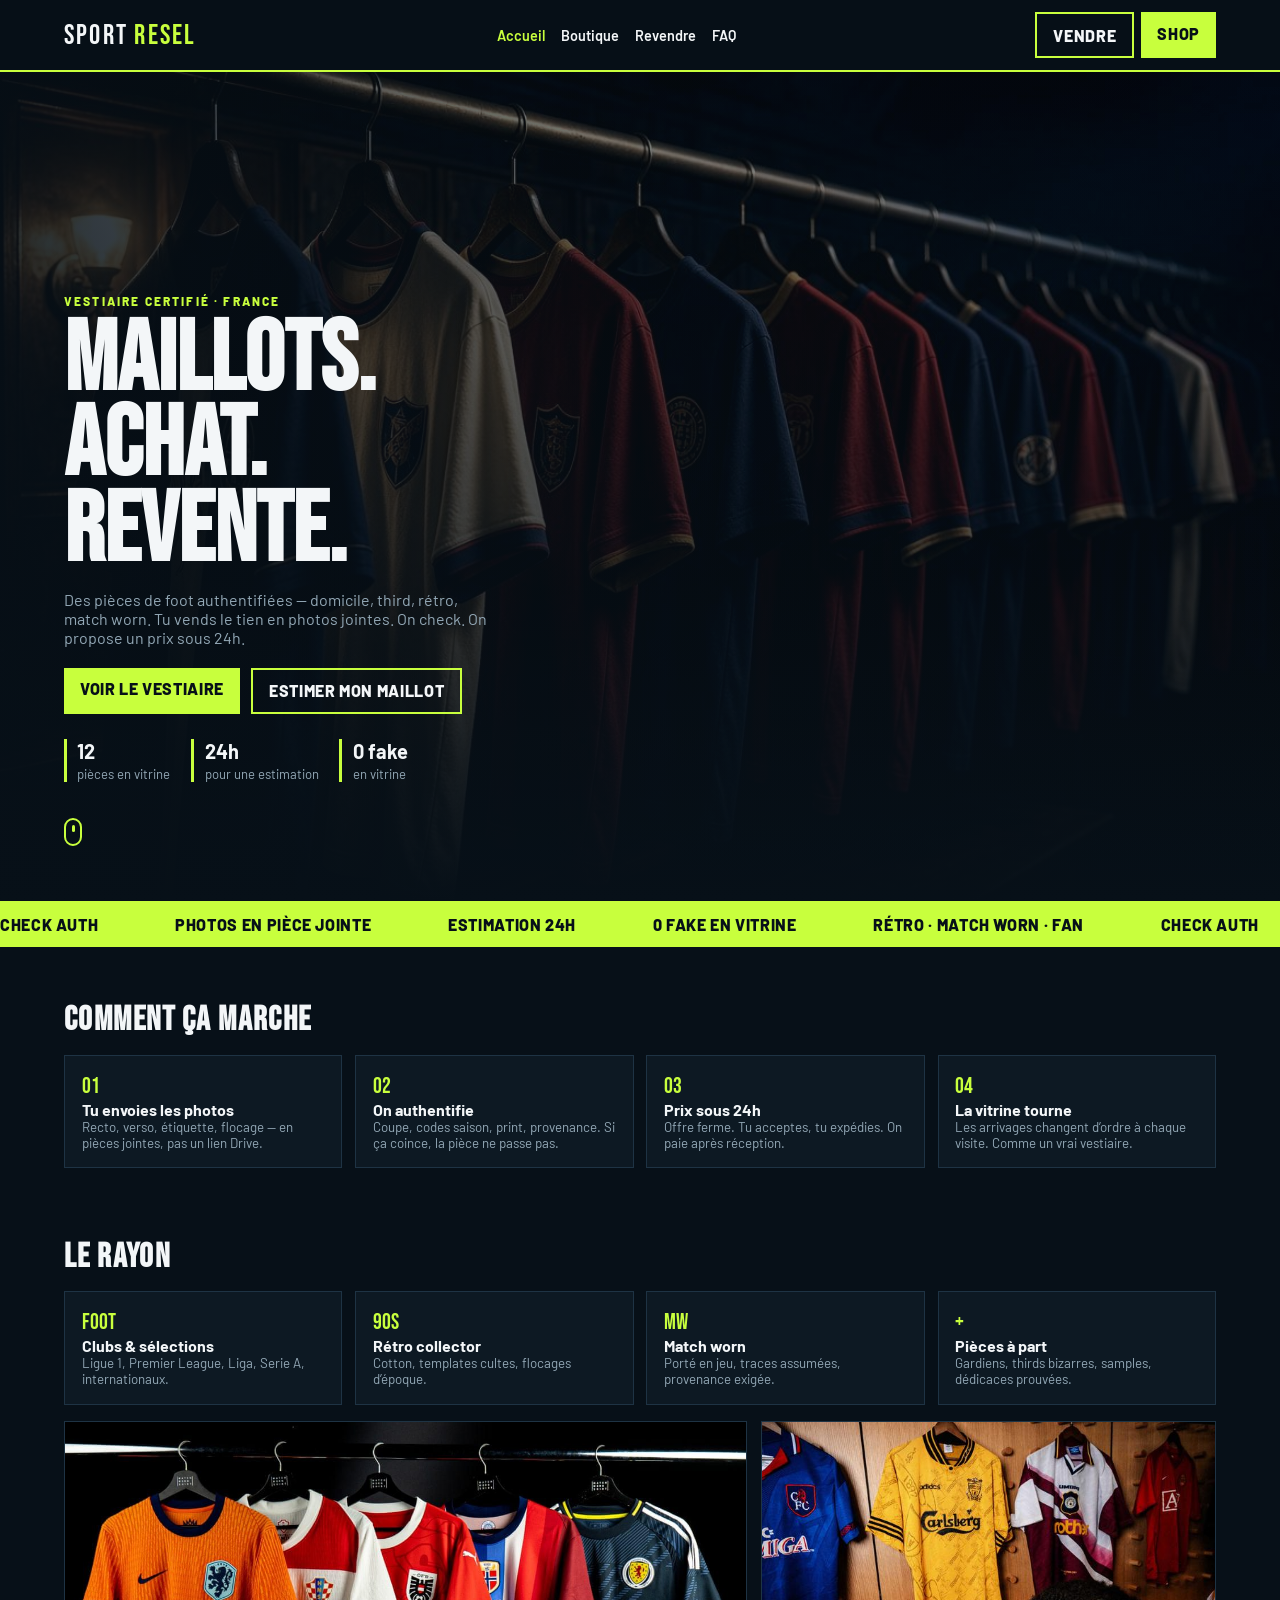
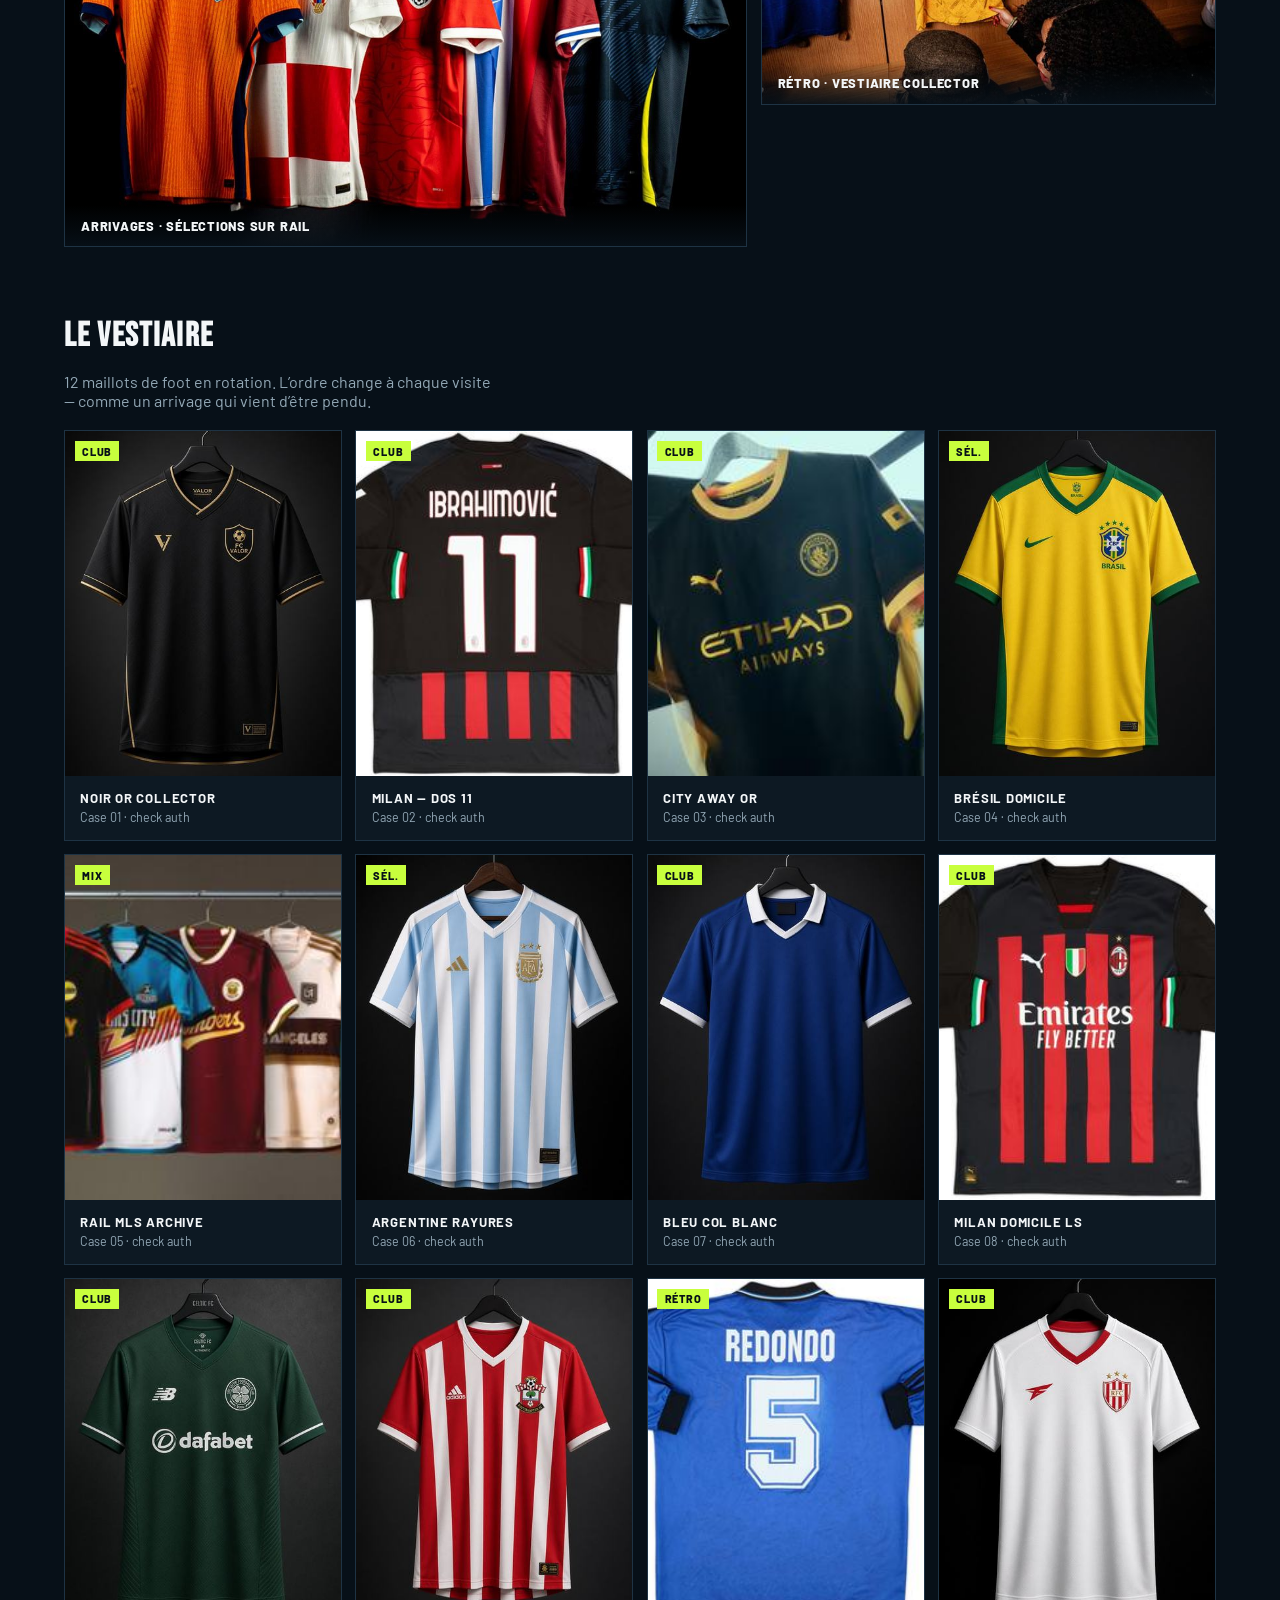
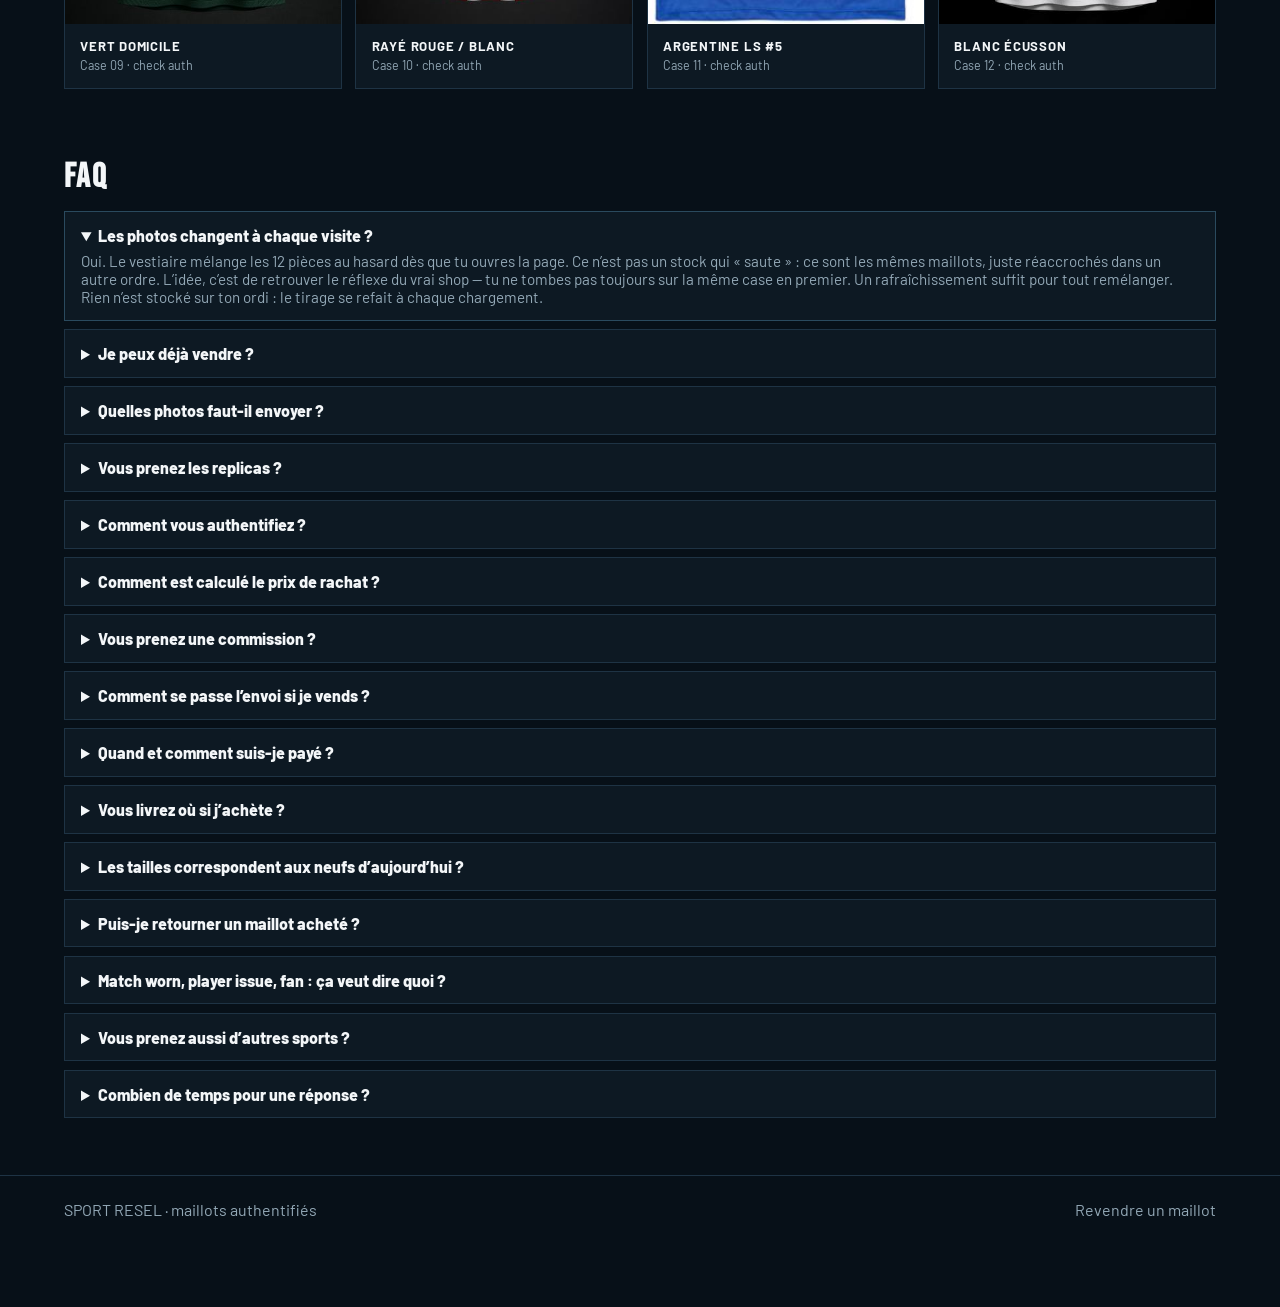
<file: index.html>
<!DOCTYPE html>
<html lang="fr">
<head>
  <meta charset="UTF-8" />
  <meta name="viewport" content="width=device-width, initial-scale=1" />
  <title>Sport Resel — Accueil</title>
  <meta name="description" content="Sport Resel : achat et revente de maillots de foot authentifiés. Estimation 24h, photos en pièce jointe." />
  <link rel="preconnect" href="https://fonts.googleapis.com" />
  <link href="https://fonts.googleapis.com/css2?family=Bebas+Neue&family=Barlow:wght@400;600;800&display=swap" rel="stylesheet" />
  <link rel="stylesheet" href="styles.css" />
  <link rel="preload" as="image" href="hero-sm.jpg" media="(max-width: 700px)" />
  <link rel="preload" as="image" href="hero.jpg" media="(min-width: 701px)" />
</head>
<body>
  <header>
    <a class="brand" href="index.html">SPORT <span>RESEL</span></a>
    <nav>
      <a class="active" href="index.html">Accueil</a>
      <a href="#acheter">Boutique</a>
      <a href="vendre.html">Revendre</a>
      <a href="#faq">FAQ</a>
    </nav>
    <div class="header-cta">
      <a class="btn ghost" href="vendre.html">Vendre</a>
      <a class="btn" href="#acheter">Shop</a>
    </div>
  </header>

  <section class="hero">
    <div class="hero-media" id="heroMedia" aria-hidden="true">
      <img
        src="hero-sm.jpg"
        srcset="hero-sm.jpg 800w, hero.jpg 1400w"
        sizes="100vw"
        width="1400" height="933"
        alt=""
        fetchpriority="high" />
    </div>
    <div class="hero-copy">
      <p class="kicker reveal">Vestiaire certifié · France</p>
      <h1 class="reveal delay-1">MAILLOTS.<br>ACHAT.<br>REVENTE.</h1>
      <p class="lead reveal delay-2">Des pièces de foot authentifiées — domicile, third, rétro, match worn. Tu vends le tien en photos jointes. On check. On propose un prix sous 24h.</p>
      <div class="hero-actions reveal delay-3">
        <a class="btn" href="#acheter">Voir le vestiaire</a>
        <a class="btn ghost" href="vendre.html">Estimer mon maillot</a>
      </div>
      <div class="stats reveal delay-4">
        <div><b id="stockCount">12</b><span>pièces en vitrine</span></div>
        <div><b>24h</b><span>pour une estimation</span></div>
        <div><b>0 fake</b><span>en vitrine</span></div>
      </div>
    </div>
    <div class="scroll-hint" aria-hidden="true">
      <span class="mouse"></span>
      Descendre
    </div>
  </section>

  <div class="marquee" aria-hidden="true">
    <div class="marquee-track">
      <span>CHECK AUTH</span><span>PHOTOS EN PIÈCE JOINTE</span><span>ESTIMATION 24H</span>
      <span>0 FAKE EN VITRINE</span><span>RÉTRO · MATCH WORN · FAN</span>
      <span>CHECK AUTH</span><span>PHOTOS EN PIÈCE JOINTE</span><span>ESTIMATION 24H</span>
      <span>0 FAKE EN VITRINE</span><span>RÉTRO · MATCH WORN · FAN</span>
    </div>
  </div>

  <section class="how">
    <h2 class="reveal">Comment ça marche</h2>
    <div class="cats">
      <div class="cat reveal delay-1"><span class="num">01</span><strong>Tu envoies les photos</strong><small>Recto, verso, étiquette, flocage — en pièces jointes, pas un lien Drive.</small></div>
      <div class="cat reveal delay-2"><span class="num">02</span><strong>On authentifie</strong><small>Coupe, codes saison, print, provenance. Si ça coince, la pièce ne passe pas.</small></div>
      <div class="cat reveal delay-3"><span class="num">03</span><strong>Prix sous 24h</strong><small>Offre ferme. Tu acceptes, tu expédies. On paie après réception.</small></div>
      <div class="cat reveal delay-4"><span class="num">04</span><strong>La vitrine tourne</strong><small>Les arrivages changent d’ordre à chaque visite. Comme un vrai vestiaire.</small></div>
    </div>
  </section>

  <section>
    <h2 class="reveal">Le rayon</h2>
    <div class="cats">
      <div class="cat reveal delay-1"><span class="num">FOOT</span><strong>Clubs &amp; sélections</strong><small>Ligue 1, Premier League, Liga, Serie A, internationaux.</small></div>
      <div class="cat reveal delay-2"><span class="num">90S</span><strong>Rétro collector</strong><small>Cotton, templates cultes, flocages d’époque.</small></div>
      <div class="cat reveal delay-3"><span class="num">MW</span><strong>Match worn</strong><small>Porté en jeu, traces assumées, provenance exigée.</small></div>
      <div class="cat reveal delay-4"><span class="num">+</span><strong>Pièces à part</strong><small>Gardiens, thirds bizarres, samples, dédicaces prouvées.</small></div>
    </div>
    <div class="mood">
      <figure class="mood-card reveal from-left">
        <img src="pile-sm.jpg" srcset="pile-sm.jpg 640w, pile.jpg 1200w" sizes="(max-width: 900px) 90vw, 55vw" width="1200" height="800" alt="Sélections nationales sur cintres" loading="lazy" decoding="async" />
        <figcaption>Arrivages · sélections sur rail</figcaption>
      </figure>
      <figure class="mood-card reveal from-right delay-2">
        <img src="retro-sm.jpg" srcset="retro-sm.jpg 640w, retro.jpg 1200w" sizes="(max-width: 900px) 90vw, 40vw" width="1200" height="800" alt="Maillots rétro accrochés au vestiaire" loading="lazy" decoding="async" />
        <figcaption>Rétro · vestiaire collector</figcaption>
      </figure>
    </div>
  </section>

  <section id="acheter">
    <h2 class="reveal">Le vestiaire</h2>
    <p class="lead reveal delay-1">12 maillots de foot en rotation. L’ordre change à chaque visite — comme un arrivage qui vient d’être pendu.</p>
    <div class="products" id="vestiaire"></div>
  </section>

  <section id="faq">
    <h2 class="reveal">FAQ</h2>

    <details class="reveal" open>
      <summary>Les photos changent à chaque visite ?</summary>
      <p>Oui. Le vestiaire mélange les 12 pièces au hasard dès que tu ouvres la page. Ce n’est pas un stock qui « saute » : ce sont les mêmes maillots, juste réaccrochés dans un autre ordre. L’idée, c’est de retrouver le réflexe du vrai shop — tu ne tombes pas toujours sur la même case en premier. Un rafraîchissement suffit pour tout remélanger. Rien n’est stocké sur ton ordi : le tirage se refait à chaque chargement.</p>
    </details>

    <details class="reveal">
      <summary>Je peux déjà vendre ?</summary>
      <p>Oui, tout de suite. Tu vas sur <a href="vendre.html">Revendre</a>, tu remplis prénom, mail, club, saison, taille, état, et tu glisses tes photos dans la zone de pièces jointes. Pas besoin d’envoyer le maillot pour avoir un prix. L’estimation part par mail, en général sous 24h (souvent le soir même en semaine). Si l’offre te va, on t’envoie le protocole d’expédition. Si elle ne te va pas, tu gardes la pièce, aucun frais, aucun engagement. On n’estime pas « pour la forme » : si la pièce est hors rayon ou clairement fake, on te le dit clairement plutôt que de te faire perdre un colis.</p>
    </details>

    <details class="reveal">
      <summary>Quelles photos faut-il envoyer ?</summary>
      <p>Le minimum utile, c’est quatre clichés nets, en lumière du jour, maillot à plat ou sur cintre, pas de filtre Instagram :</p>
      <p>1) Face entière, bien cadré, badges lisibles.<br>2) Dos entier (flocage, numéro, publicité dorsale s’il y en a).<br>3) Étiquette col + éventuel code année / hologramme / size tag intérieur.<br>4) Gros plan flocage ou écusson.</p>
      <p>Si tu as un défaut — trou d’accroche, tache d’herbe, print qui craque, couture ouverte, col déformé — ajoute un 5ᵉ gros plan. Pour un match worn, photographie aussi les traces de jeu (manches, bas de maillot). Pour une dédicace, la signature doit être nette, pas un flou de 3 pixels. Sans étiquette visible, le check auth est plus long, parfois impossible : on te demandera alors d’autres angles plutôt que d’inventer une authenticité.</p>
    </details>

    <details class="reveal">
      <summary>Vous prenez les replicas ?</summary>
      <p>Non. Sport Resel ne met en vitrine que des pièces que l’on considère authentiques après check. Ça exclut : Thai quality, « player version » marketplace à 18 €, prints off-centre, badges thermocollés trop brillants, étiquettes fantaisistes, maillots « very similar ». On refuse aussi les pièces dont la provenance est trop floue (lot non sourcé, story contradictoire). L’estimation reste gratuite : tu n’es pas facturé pour un refus. On préfère te le dire tout de suite plutôt que de recycler un fake dans le vestiaire. C’est le seul argument du shop — 0 fake en vitrine — et on ne le brade pas.</p>
    </details>

    <details class="reveal">
      <summary>Comment vous authentifiez ?</summary>
      <p>On croise plusieurs couches, jamais une seule photo « ça a l’air bon » :</p>
      <p>— Étiquette : police, composition, year code, hologramme selon les ères (90s ≠ 2010 ≠ 2024).<br>— Coupe : fan vs player issue (aisselles, longueur de corps, col).<br>— Print : flocage flock / heat-press / stitched, alignement des numéros, type de sponsor de la saison.<br>— Textile : gramme, maille, banding des années 90, climacool / aeroready plus tardifs.<br>— Références : catalogues, photos vestiaire, bases collector.</p>
      <p>Match worn / player issue : on demande un maximum de preuves (certificat, photo du maillot dans le vestiaire, message d’un staff, ticket, article). Si le doute reste après ça, la pièce ne passe pas. Un « on verra bien à la réception » n’est pas une méthode — le doute se règle avant l’envoi, ou on décline.</p>
    </details>

    <details class="reveal">
      <summary>Comment est calculé le prix de rachat ?</summary>
      <p>Cinq leviers, dans cet ordre à peu près : club / sélection, saison (un 98 ou un 06 ne se comporte pas comme un 24/25 grand public), rareté réelle (pas « rare selon le groupe Facebook »), état physique, et demande du moment. Un rétro 90s neuf avec étiquette se valorise presque toujours mieux qu’un maillot récent porté deux saisons. Un third bizarre en XS peut valoir plus qu’un domicile M trop courant. L’offre que tu reçois est ferme pour 7 jours : tu acceptes, tu déclines, ou tu poses une question. On ne « teste » pas un prix pour voir si tu lâches. Si le marché bouge vraiment (sortie d’un documentaire, retraite d’un joueur, finale), on peut réestimer — mais seulement si tu le redemandes.</p>
    </details>

    <details class="reveal">
      <summary>Vous prenez une commission ?</summary>
      <p>Le prix annoncé est le montant que tu touches, net, par virement. On ne te sort pas une ligne « frais de dossier 12 % » après coup. Sport Resel se rémunère à la revente, pas sur ton dos au moment du rachat. Les seuls frais qui restent à ta charge côté vendeur : l’expédition jusqu’à chez nous (suivi obligatoire). De l’autre côté, l’acheteur paie le maillot + le port annoncé avant validation. Pas de surprise ni pour toi ni pour lui. Si on doit te renvoyer la pièce (elle ne correspond pas), les frais retour sont précisés dans le mail de refus — en général à ta charge si l’écart vient des photos, à la nôtre si on s’est trompés.</p>
    </details>

    <details class="reveal">
      <summary>Comment se passe l’envoi si je vends ?</summary>
      <p>Quand tu acceptes l’offre, tu reçois un protocole court : adresse, délai d’envoi (en général 5 jours), et la façon de protéger le textile. On veut un maillot plié à plat, dans une pochette ou entre deux cartons, jamais en boule dans un sac plastique. Colis suivi obligatoire — photo du bordereau avant dépôt, c’est notre preuve à tous les deux. À l’arrivée on recoupe tes photos : mêmes défauts, même flocage, même étiquette. Si ça correspond, validation et paiement. Si ça ne correspond pas (état sous-évalué, pièce différente, odeur moisi non déclarée), on te le renvoie et l’offre tombe. On ne « négocie minus » en sneak : soit ça match, soit ça rentre chez toi.</p>
    </details>

    <details class="reveal">
      <summary>Quand et comment suis-je payé ?</summary>
      <p>Après réception physique + check auth. Pas avant. Virement SEPA sur IBAN FR, sous 48h ouvrées une fois la pièce validée. Week-end et jours fériés glissent au premier ouvré. On te demande le RIB au moment où tu acceptes l’offre, pas dans le premier formulaire — ça évite de circuler un IBAN pour une estimation que tu vas peut-être refuser. Pas de PayPal « amis », pas de crypto, pas de cash en main propre : le virement laisse une trace des deux côtés, c’est voulu. Si un virement coince (mauvais IBAN), on te prévient le jour même, on ne laisse pas pourrir.</p>
    </details>

    <details class="reveal">
      <summary>Vous livrez où si j’achète ?</summary>
      <p>France métropolitaine en colis suivi, délai habituel 48–72h après expédition. Corse, DOM-TOM et Europe : on calcule le port avant que tu valides, tu n’as pas de surprise à la caisse. Pas de point relais imposé, pas de retrait boutique pour l’instant — tout part en colis, le vestiaire n’est pas un local d’accueil. Un numéro de suivi part dès que le maillot quitte chez nous. Si le transporteur affiche « livré » et que tu n’as rien, tu as 48h pour nous écrire : on ouvre le litige avec le bordereau, on ne te laisse pas seul face à un avis de passage fantôme.</p>
    </details>

    <details class="reveal">
      <summary>Les tailles correspondent aux neufs d’aujourd’hui ?</summary>
      <p>Souvent non, et c’est là que les retours naissent. Les rétro 90s et early 00s taillent plus petit, parfois d’une taille entière, surtout les coupes européennes coton / polyester fin. Un « L 1996 » n’est pas un L 2025 oversize. Quand on a les mesures (aisselle à aisselle, longueur dos, largeur épaules), on les met sur la fiche. Quand on ne les a pas encore, on l’écrit : « taille étiquette seulement ». En doute, tu écris avant d’acheter plutôt que de jouer au pile ou face. Les versions joueur (player issue) sont encore plus étroites. Les maillots enfant floqués légende restent en taille enfant : on ne les vend pas comme un S adulte.</p>
    </details>

    <details class="reveal">
      <summary>Puis-je retourner un maillot acheté ?</summary>
      <p>Oui, 14 jours après réception, si la pièce n’a pas été portée, lavée, parfumée, ni coupée. L’étiquette de vente Sport Resel doit encore être là. Tu nous préviens par mail, on t’envoie l’adresse retour, tu expédies en suivi. Remboursement du maillot une fois le colis contrôlé — le port aller n’est pas repris, sauf erreur de notre part (mauvaise référence, défaut non photographié). Exceptions : match worn, pièces uniques et lots marqués « vente ferme » — pas de rétractation, sauf si on s’est trompés sur la description. C’est écrit sur la fiche avant l’achat, pas après.</p>
    </details>

    <details class="reveal">
      <summary>Match worn, player issue, fan : ça veut dire quoi ?</summary>
      <p><strong>Fan / replica boutique authentique</strong> : la version vendue en club shop. Coupe loisir, souvent plus large. Ce n’est pas un fake : c’est simplement pas la version joueur.</p>
      <p><strong>Player issue</strong> : coupe pro, heat-press, parfois un col ou une maille différente. Elle peut n’avoir jamais vu un terrain. Sans certif, on authentifie la coupe, on n’invente pas le nom du titulaire.</p>
      <p><strong>Match issued</strong> : préparée pour un match (numéro, patch), non portée ou portée zéro minute.</p>
      <p><strong>Match worn</strong> : portée en jeu. Traces possibles (herbe, friction, numéro qui lève). Un match worn n’est jamais « comme neuf » — si on te vend du porté comme du mint, c’est qu’on s’est plantés, et tu as le droit de le dire.</p>
    </details>

    <details class="reveal">
      <summary>Vous prenez aussi d’autres sports ?</summary>
      <p>Le cœur du vestiaire, c’est le foot : clubs, sélections, rétro 90s–00s, gardiens, thirds. On regarde au cas par cas le basket (NBA / Euroleague) et, plus rarement, un rugby, une combi F1 ou un textile moto si la pièce est claire et sourcée. Envoie les photos quand même. Si ce n’est pas notre rayon, on te le dit dans la journée, sans te faire tourner. On ne « diversifie » pas pour remplir des cases vides avec n’importe quel polyester.</p>
    </details>

    <details class="reveal">
      <summary>Combien de temps pour une réponse ?</summary>
      <p>Estimation : sous 24h ouvrées, souvent le soir même si le dossier est complet (photos nettes + taille + état). Un week-end, un jour férié ou un lot de 8 maillots peut glisser d’un jour — on prévient plutôt que de laisser le mail pourrir. Paiement après réception : 48h ouvrées. Relance : si tu n’as rien à H+36, réécris avec l’objet d’origine, on retrouve le fil. On ne laisse pas une estimation en rade parce que le flocage était flou : dans ce cas on te redemande deux photos, le délai repart au moment où elles arrivent.</p>
    </details>
  </section>

  <footer>
    <span>SPORT RESEL · maillots authentifiés</span>
    <span><a href="vendre.html">Revendre un maillot</a></span>
  </footer>
  <div class="mobile-cta">
    <a class="btn ghost full" href="vendre.html">Vendre</a>
    <a class="btn full" href="#acheter">Shop</a>
  </div>
  <script src="script.js"></script>
</body>
</html>
</file>
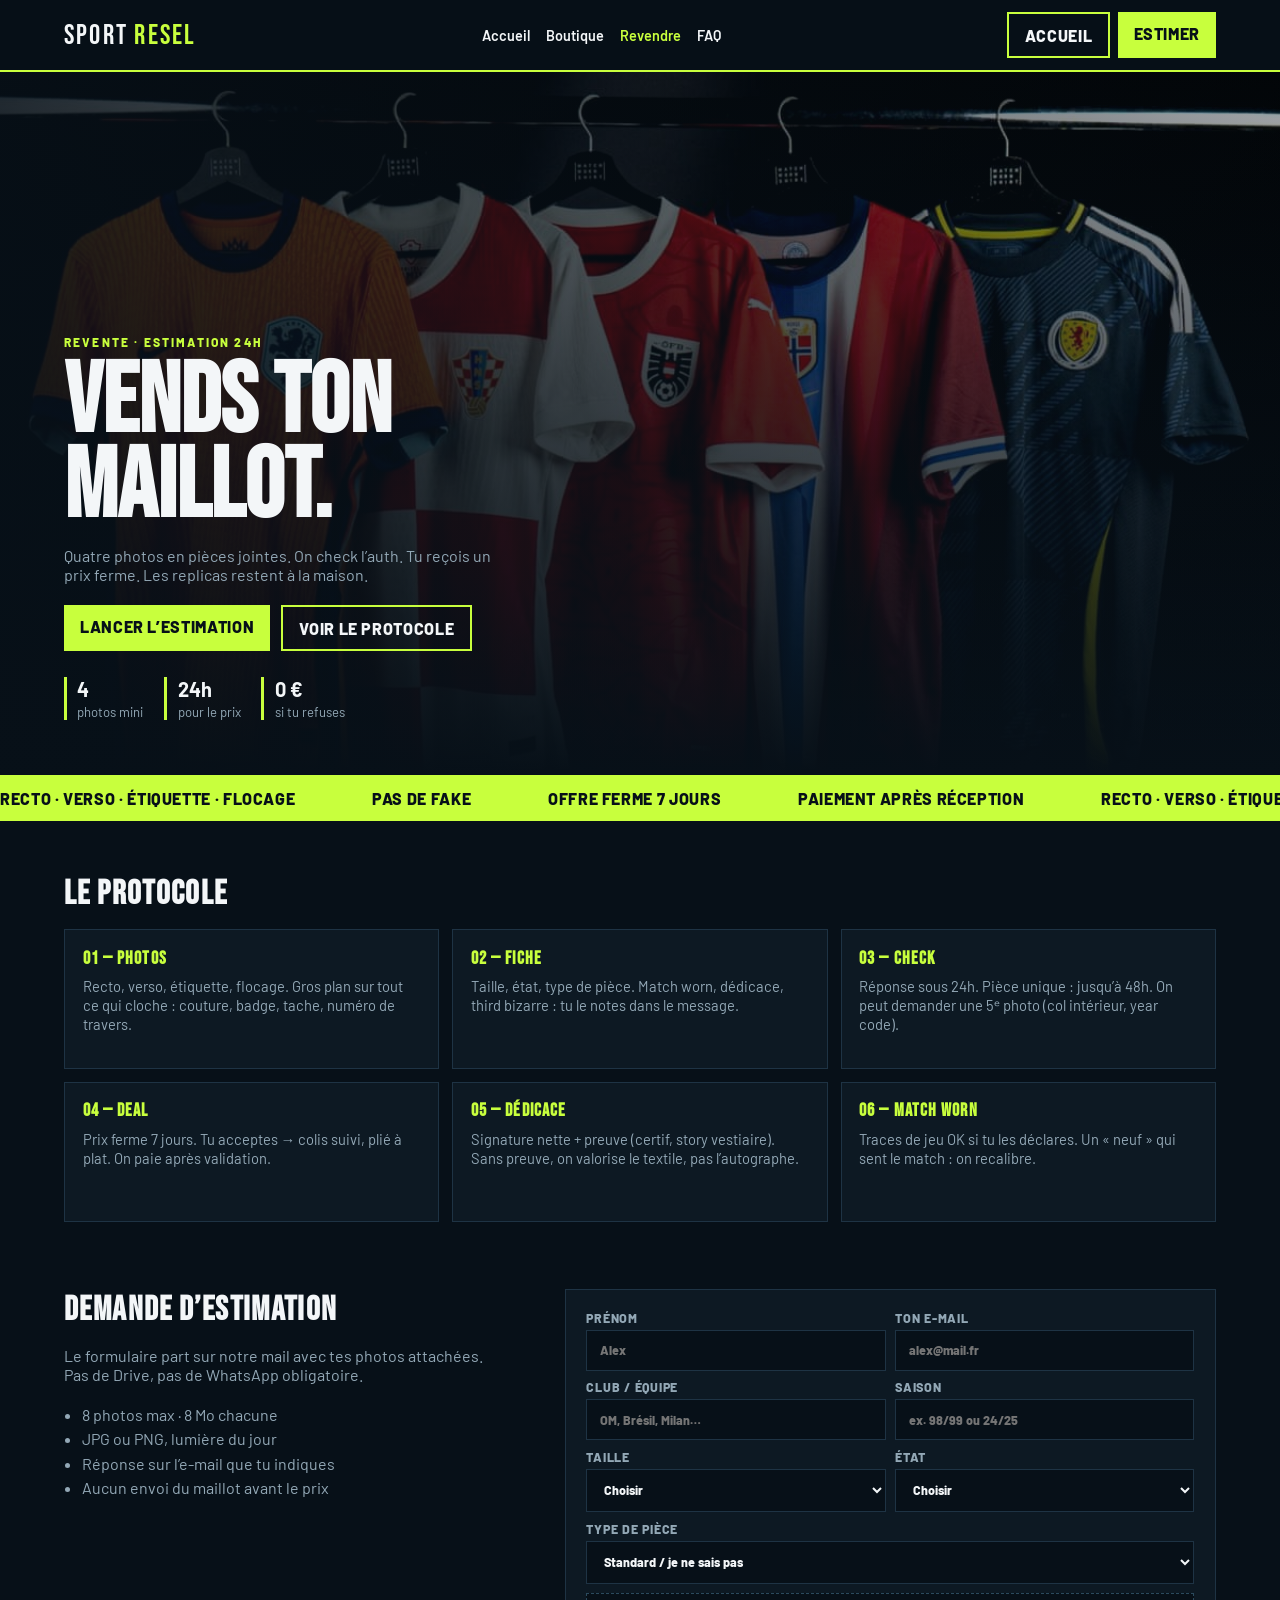
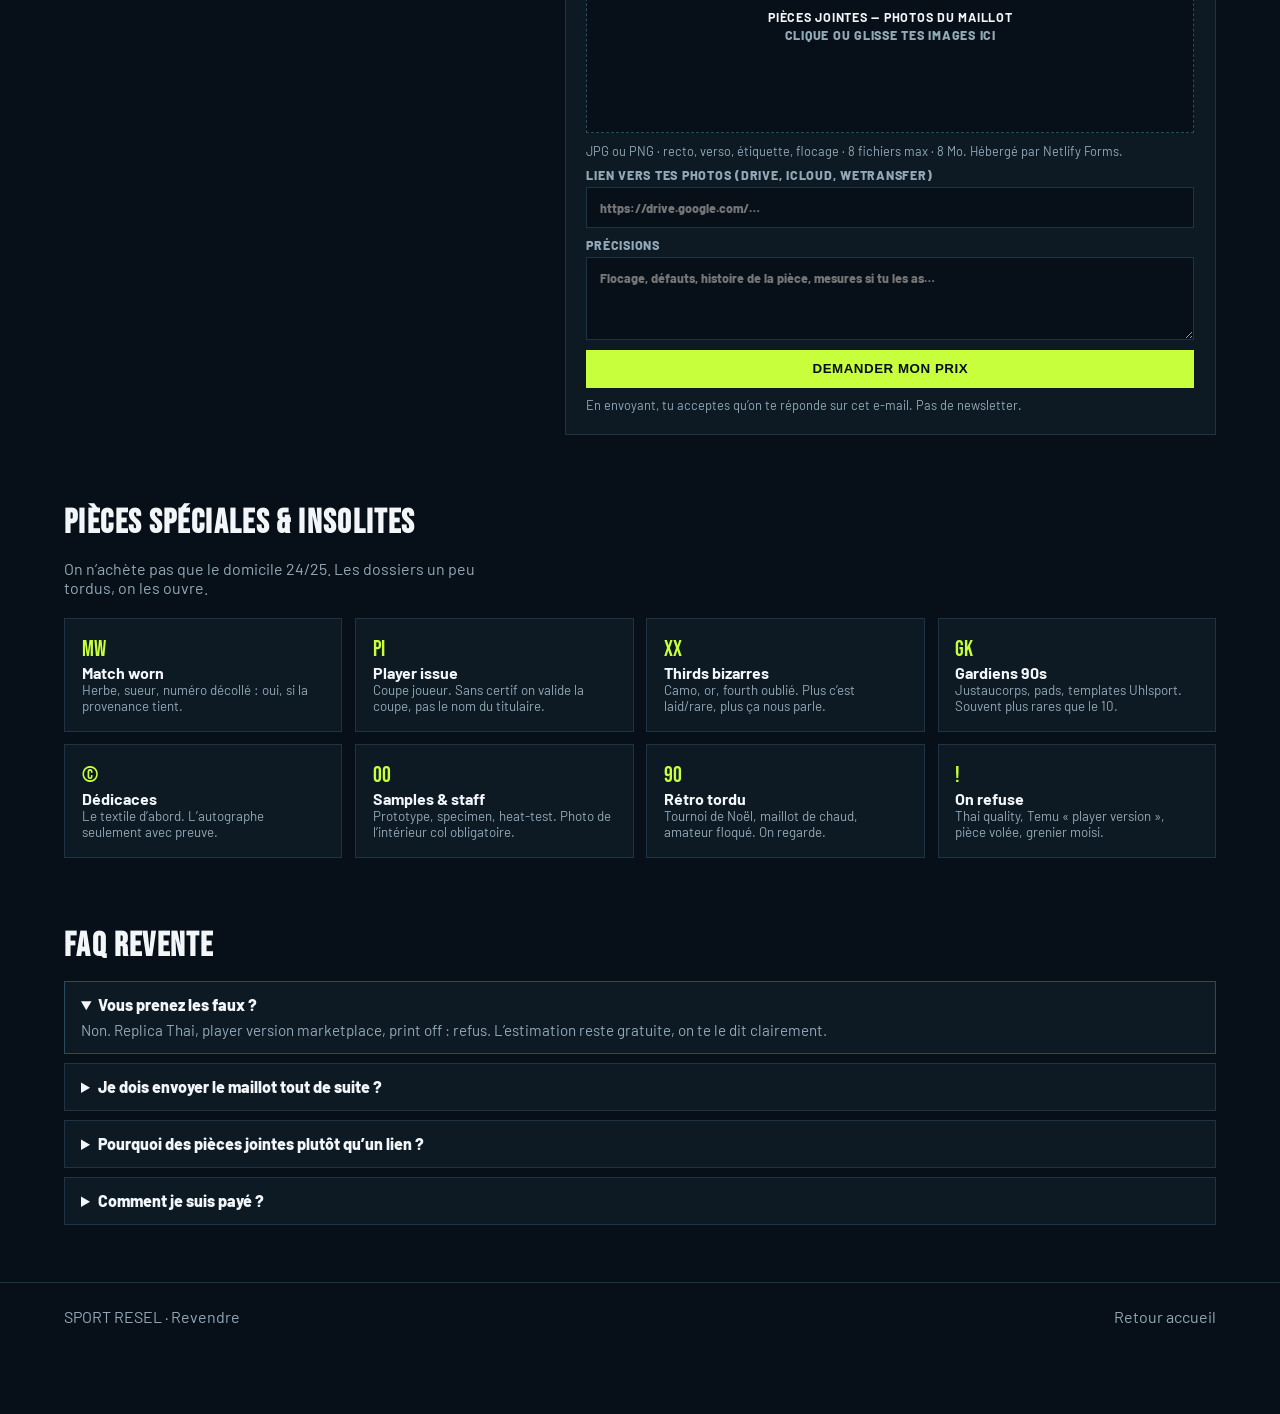
<file: vendre.html>
<!DOCTYPE html>
<html lang="fr">
<head>
  <meta charset="UTF-8" />
  <meta name="viewport" content="width=device-width, initial-scale=1" />
  <title>Sport Resel — Revendre un maillot</title>
  <meta name="description" content="Fais estimer ton maillot : photos en pièce jointe, check auth, prix sous 24h." />
  <link rel="preconnect" href="https://fonts.googleapis.com" />
  <link href="https://fonts.googleapis.com/css2?family=Bebas+Neue&family=Barlow:wght@400;600;800&display=swap" rel="stylesheet" />
  <link rel="stylesheet" href="styles.css" />
</head>
<body class="page-sell">
  <header>
    <a class="brand" href="index.html">SPORT <span>RESEL</span></a>
    <nav>
      <a href="index.html">Accueil</a>
      <a href="index.html#acheter">Boutique</a>
      <a class="active" href="vendre.html">Revendre</a>
      <a href="index.html#faq">FAQ</a>
    </nav>
    <div class="header-cta">
      <a class="btn ghost" href="index.html">Accueil</a>
      <a class="btn" href="#form">Estimer</a>
    </div>
  </header>

  <section class="hero sell-hero">
    <div class="hero-media" aria-hidden="true">
      <img src="pile-sm.jpg" srcset="pile-sm.jpg 640w, pile.jpg 1200w" sizes="100vw" alt="" />
    </div>
    <div class="hero-copy">
      <p class="kicker reveal">Revente · estimation 24h</p>
      <h1 class="reveal delay-1">VENDS TON<br>MAILLOT.</h1>
      <p class="lead reveal delay-2">Quatre photos en pièces jointes. On check l’auth. Tu reçois un prix ferme. Les replicas restent à la maison.</p>
      <div class="hero-actions reveal delay-3">
        <a class="btn" href="#form">Lancer l’estimation</a>
        <a class="btn ghost" href="#protocole">Voir le protocole</a>
      </div>
      <div class="stats reveal delay-4">
        <div><b>4</b><span>photos mini</span></div>
        <div><b>24h</b><span>pour le prix</span></div>
        <div><b>0 €</b><span>si tu refuses</span></div>
      </div>
    </div>
  </section>

  <div class="marquee" aria-hidden="true">
    <div class="marquee-track">
      <span>RECTO · VERSO · ÉTIQUETTE · FLOCAGE</span>
      <span>PAS DE FAKE</span>
      <span>OFFRE FERME 7 JOURS</span>
      <span>PAIEMENT APRÈS RÉCEPTION</span>
      <span>RECTO · VERSO · ÉTIQUETTE · FLOCAGE</span>
      <span>PAS DE FAKE</span>
      <span>OFFRE FERME 7 JOURS</span>
      <span>PAIEMENT APRÈS RÉCEPTION</span>
    </div>
  </div>

  <section id="protocole">
    <h2 class="reveal">Le protocole</h2>
    <ol class="timeline">
      <li class="reveal delay-1"><b>01 — Photos</b><span>Recto, verso, étiquette, flocage. Gros plan sur tout ce qui cloche : couture, badge, tache, numéro de travers.</span></li>
      <li class="reveal delay-2"><b>02 — Fiche</b><span>Taille, état, type de pièce. Match worn, dédicace, third bizarre : tu le notes dans le message.</span></li>
      <li class="reveal delay-3"><b>03 — Check</b><span>Réponse sous 24h. Pièce unique : jusqu’à 48h. On peut demander une 5ᵉ photo (col intérieur, year code).</span></li>
      <li class="reveal delay-4"><b>04 — Deal</b><span>Prix ferme 7 jours. Tu acceptes → colis suivi, plié à plat. On paie après validation.</span></li>
      <li class="reveal delay-1"><b>05 — Dédicace</b><span>Signature nette + preuve (certif, story vestiaire). Sans preuve, on valorise le textile, pas l’autographe.</span></li>
      <li class="reveal delay-2"><b>06 — Match worn</b><span>Traces de jeu OK si tu les déclares. Un « neuf » qui sent le match : on recalibre.</span></li>
    </ol>
  </section>

  <section id="form">
    <div class="sell-grid">
      <div class="sell-aside reveal from-left">
        <h2>Demande d’estimation</h2>
        <p class="lead">Le formulaire part sur notre mail avec tes photos attachées. Pas de Drive, pas de WhatsApp obligatoire.</p>
        <ul class="sell-points">
          <li>8 photos max · 8 Mo chacune</li>
          <li>JPG ou PNG, lumière du jour</li>
          <li>Réponse sur l’e-mail que tu indiques</li>
          <li>Aucun envoi du maillot avant le prix</li>
        </ul>
      </div>

      <div class="box sell-form reveal from-right delay-2">
        <form id="estimate-form" name="estimation" action="/" method="POST" data-netlify="true" data-netlify-honeypot="bot-field" enctype="multipart/form-data">
          <input type="hidden" name="form-name" value="estimation" />
          <input type="hidden" name="subject" value="Sport Resel — estimation maillot" />
          <p class="hp"><label>Ne pas remplir <input name="bot-field" tabindex="-1" autocomplete="off" /></label></p>

          <div class="fields">
            <label>Prénom
              <input type="text" name="nom" placeholder="Alex" required />
            </label>
            <label>Ton e-mail
              <input type="email" name="email" placeholder="alex@mail.fr" required />
            </label>
            <label>Club / équipe
              <input type="text" name="club" placeholder="OM, Brésil, Milan…" required />
            </label>
            <label>Saison
              <input type="text" name="saison" placeholder="ex. 98/99 ou 24/25" />
            </label>
            <label>Taille
              <select name="taille" required>
                <option value="">Choisir</option>
                <option>XS</option><option>S</option><option>M</option><option>L</option>
                <option>XL</option><option>XXL</option><option>XXXL</option>
                <option>Enfant / junior</option><option>Taille unique</option>
              </select>
            </label>
            <label>État
              <select name="etat" required>
                <option value="">Choisir</option>
                <option>Neuf avec étiquette</option>
                <option>Neuf sans étiquette</option>
                <option>Comme neuf (jamais porté)</option>
                <option>Très bon état</option>
                <option>Bon état (porté, propre)</option>
                <option>État correct (petites traces)</option>
                <option>Porté / usé (visible)</option>
                <option>Collector / match worn</option>
                <option>Défaut à préciser</option>
              </select>
            </label>
          </div>

          <label>Type de pièce
            <select name="type_piece">
              <option value="">Standard / je ne sais pas</option>
              <option>Fan / replica boutique authentique</option>
              <option>Player issue / version joueur</option>
              <option>Match worn — porté en jeu</option>
              <option>Match issued — préparé, non porté</option>
              <option>Dédicacé</option>
              <option>Maillot de gardien</option>
              <option>Third / fourth insolite</option>
              <option>Warm-up / training / pre-match</option>
              <option>Édition limitée / anniversary</option>
              <option>Prototype / sample staff</option>
              <option>Maillot de chaud / manches longues 90s</option>
              <option>Enfant floqué légende</option>
            </select>
          </label>

          <label class="dropzone" id="dropzone">
            <input id="photos" type="file" name="photos" accept="image/*" multiple />
            <div class="dropzone-inner">
              <strong>Pièces jointes — photos du maillot</strong>
              Clique ou glisse tes images ici
            </div>
            <div class="previews" id="previews"></div>
          </label>
          <p class="file-note">JPG ou PNG · recto, verso, étiquette, flocage · 8 fichiers max · 8 Mo. Hébergé par Netlify Forms.</p>

          <label>Lien vers tes photos (Drive, iCloud, WeTransfer)
            <input type="url" name="lien_photos" placeholder="https://drive.google.com/…" />
          </label>

          <label>Précisions
            <textarea name="message" rows="4" placeholder="Flocage, défauts, histoire de la pièce, mesures si tu les as…"></textarea>
          </label>

          <p id="form-success" class="form-msg ok" hidden>Demande envoyée. Vérifie ta boîte — et la nôtre. Réponse sous 24h.</p>
          <p id="form-error" class="form-msg err" hidden></p>
          <button class="btn" type="submit" id="form-submit">Demander mon prix</button>
          <p class="file-note">En envoyant, tu acceptes qu’on te réponde sur cet e-mail. Pas de newsletter.</p>
        </form>
      </div>
    </div>
  </section>

  <section id="special">
    <h2 class="reveal">Pièces spéciales &amp; insolites</h2>
    <p class="lead reveal delay-1">On n’achète pas que le domicile 24/25. Les dossiers un peu tordus, on les ouvre.</p>
    <div class="cats">
      <div class="cat reveal delay-1"><span class="num">MW</span><strong>Match worn</strong><small>Herbe, sueur, numéro décollé : oui, si la provenance tient.</small></div>
      <div class="cat reveal delay-2"><span class="num">PI</span><strong>Player issue</strong><small>Coupe joueur. Sans certif on valide la coupe, pas le nom du titulaire.</small></div>
      <div class="cat reveal delay-3"><span class="num">XX</span><strong>Thirds bizarres</strong><small>Camo, or, fourth oublié. Plus c’est laid/rare, plus ça nous parle.</small></div>
      <div class="cat reveal delay-4"><span class="num">GK</span><strong>Gardiens 90s</strong><small>Justaucorps, pads, templates Uhlsport. Souvent plus rares que le 10.</small></div>
      <div class="cat reveal delay-1"><span class="num">©</span><strong>Dédicaces</strong><small>Le textile d’abord. L’autographe seulement avec preuve.</small></div>
      <div class="cat reveal delay-2"><span class="num">00</span><strong>Samples &amp; staff</strong><small>Prototype, specimen, heat-test. Photo de l’intérieur col obligatoire.</small></div>
      <div class="cat reveal delay-3"><span class="num">90</span><strong>Rétro tordu</strong><small>Tournoi de Noël, maillot de chaud, amateur floqué. On regarde.</small></div>
      <div class="cat reveal delay-4"><span class="num">!</span><strong>On refuse</strong><small>Thai quality, Temu « player version », pièce volée, grenier moisi.</small></div>
    </div>
  </section>

  <section>
    <h2 class="reveal">FAQ revente</h2>
    <details class="reveal" open>
      <summary>Vous prenez les faux ?</summary>
      <p>Non. Replica Thai, player version marketplace, print off : refus. L’estimation reste gratuite, on te le dit clairement.</p>
    </details>
    <details class="reveal">
      <summary>Je dois envoyer le maillot tout de suite ?</summary>
      <p>Non. D’abord les photos. L’envoi seulement si tu acceptes le prix. Colis suivi, plié à plat, pas en boule.</p>
    </details>
    <details class="reveal">
      <summary>Pourquoi des pièces jointes plutôt qu’un lien ?</summary>
      <p>Elles arrivent dans le même mail que ta fiche. Pas besoin d’ouvrir WeTransfer. Si un fichier est trop lourd, on te redemandera un lien Drive.</p>
    </details>
    <details class="reveal">
      <summary>Comment je suis payé ?</summary>
      <p>Virement SEPA après réception et check. 48h ouvrées. Le prix annoncé est ce que tu touches — pas de commission surprise.</p>
    </details>
  </section>

  <footer>
    <span>SPORT RESEL · Revendre</span>
    <span><a href="index.html">Retour accueil</a></span>
  </footer>
  <div class="mobile-cta">
    <a class="btn ghost full" href="index.html">Accueil</a>
    <a class="btn full" href="#form">Estimer</a>
  </div>
  <script src="script.js"></script>
</body>
</html>
</file>
<file: styles.css>
:root {
  --bg: #071018;
  --panel: #0e1a24;
  --line: #1e3344;
  --text: #f3f6f8;
  --muted: #93a8b6;
  --lime: #c8ff3d;
}

* { box-sizing: border-box; margin: 0; padding: 0; }
html { scroll-behavior: smooth; }
body {
  font-family: Barlow, sans-serif;
  color: var(--text);
  background: var(--bg);
  overflow-x: hidden;
}
a { color: inherit; text-decoration: none; }

header {
  position: sticky; top: 0; z-index: 30;
  display: flex; align-items: center; justify-content: space-between; gap: .6rem;
  padding: .75rem 5vw;
  background: rgba(7,16,24,.92);
  border-bottom: 2px solid var(--lime);
  backdrop-filter: blur(10px);
  transition: padding .35s ease, background .35s ease;
}
header.scrolled { padding: .45rem 5vw; background: rgba(7,16,24,.98); }
.brand { font-family: "Bebas Neue", sans-serif; font-size: 1.75rem; letter-spacing: .08em; }
.brand span { color: var(--lime); }
nav { display: flex; gap: 1rem; font-weight: 600; font-size: .9rem; }
nav a { position: relative; }
nav a.active { color: var(--lime); }
nav a:not(.active)::after {
  content: ""; position: absolute; left: 0; bottom: -4px;
  width: 0; height: 2px; background: var(--lime);
  transition: width .25s ease;
}
nav a:hover::after { width: 100%; }

.btn {
  display: inline-block; border: 0; cursor: pointer; font-weight: 800;
  padding: .72rem 1rem; text-transform: uppercase; letter-spacing: .04em;
  background: var(--lime); color: #071018;
  transition: transform .2s ease, box-shadow .2s ease, background .2s ease;
}
.btn:hover { transform: translateY(-2px); box-shadow: 0 8px 20px rgba(200,255,61,.25); }
.btn.ghost { background: transparent; color: var(--text); border: 2px solid var(--lime); }
.btn.ghost:hover { background: var(--lime); color: #071018; }
.btn.full { width: 100%; text-align: center; }

.hero {
  position: relative;
  min-height: 92vh;
  display: flex;
  flex-direction: column;
  justify-content: flex-end;
  padding: 5.5rem 5vw 3.4rem;
  overflow: hidden;
  isolation: isolate;
}
.hero-media {
  position: absolute;
  inset: 0;
  z-index: 0;
  pointer-events: none;
  will-change: transform, opacity;
}
.hero-media img {
  width: 100%;
  height: 100%;
  object-fit: cover;
  object-position: center 40%;
  display: block;
  filter: saturate(1.05) contrast(1.05);
}
.hero-media::after {
  content: "";
  position: absolute;
  inset: 0;
  background:
    linear-gradient(90deg, rgba(7,16,24,.82) 0%, rgba(7,16,24,.45) 48%, rgba(7,16,24,.2) 100%),
    linear-gradient(180deg, rgba(7,16,24,.15) 0%, rgba(7,16,24,.55) 62%, #071018 100%);
}
.hero-copy { position: relative; z-index: 1; max-width: 720px; }
.hero.simple {
  min-height: auto;
  padding: 4.2rem 5vw 2.2rem;
  background: #071018;
}
.header-cta { display: flex; gap: .45rem; }
.kicker {
  color: var(--lime); font-weight: 800; letter-spacing: .18em;
  text-transform: uppercase; font-size: .75rem; margin-bottom: .65rem;
}
h1 {
  font-family: "Bebas Neue", sans-serif;
  font-size: clamp(2.8rem, 9vw, 6.2rem);
  line-height: .86;
}
.lead { margin: 1rem 0 1.3rem; color: var(--muted); max-width: 48ch; }
.hero-actions { display: flex; flex-wrap: wrap; gap: .7rem; }
.stats { display: flex; gap: 1.3rem; margin-top: 1.6rem; flex-wrap: wrap; }
.stats div { border-left: 3px solid var(--lime); padding-left: .65rem; }
.stats b { display: block; font-size: 1.25rem; }
.stats span { color: var(--muted); font-size: .82rem; }

.scroll-hint {
  margin-top: 2.2rem;
  display: inline-flex;
  align-items: center;
  gap: .55rem;
  color: var(--lime);
  font-size: .78rem;
  font-weight: 800;
  letter-spacing: .14em;
  text-transform: uppercase;
}
.scroll-hint .mouse {
  width: 18px; height: 28px; border: 2px solid var(--lime); border-radius: 10px;
  position: relative;
}
.scroll-hint .mouse::after {
  content: "";
  position: absolute; left: 50%; top: 5px;
  width: 3px; height: 7px; margin-left: -1.5px;
  background: var(--lime); border-radius: 2px;
  animation: wheel 1.4s ease-in-out infinite;
}
@keyframes wheel {
  0% { opacity: 1; transform: translateY(0); }
  100% { opacity: 0; transform: translateY(9px); }
}

section { padding: 1.2rem 5vw 3rem; position: relative; z-index: 1; background: #071018; }
.hero { background: transparent; }
h2 {
  font-family: "Bebas Neue", sans-serif;
  font-size: 2.15rem;
  letter-spacing: .04em;
  margin-bottom: .9rem;
}

.cats { display: grid; grid-template-columns: repeat(4, 1fr); gap: .8rem; }
.products { display: grid; grid-template-columns: repeat(3, 1fr); gap: .85rem; }
.steps { display: grid; grid-template-columns: 1fr 1fr; gap: .85rem; }
.mood { display: grid; grid-template-columns: 1.2fr .8fr; gap: .85rem; margin-top: 1rem; }

.cat, .card, .box, details, .mood-card {
  background: rgba(14,26,36,.93);
  border: 1px solid var(--line);
}
.cat {
  padding: 1.05rem; min-height: 112px;
  display: flex; flex-direction: column; justify-content: space-between;
  transition: transform .35s ease, border-color .35s ease;
}
.cat:hover { transform: translateY(-4px); border-color: var(--lime); }
.cat small { color: var(--muted); }
.num { color: var(--lime); font-family: "Bebas Neue", sans-serif; font-size: 1.4rem; }

.card { min-height: 260px; display: flex; flex-direction: column; overflow: hidden; }
.slot {
  flex: 1; display: flex; flex-direction: column; align-items: center; justify-content: center;
  gap: .45rem; padding: 1.4rem; text-align: center;
  border: 1px dashed #2a4a5e; color: var(--muted);
}
.slot b { color: var(--text); letter-spacing: .08em; text-transform: uppercase; font-size: .82rem; }

.mood-card { overflow: hidden; position: relative; aspect-ratio: 16 / 10; }
.mood-card img {
  width: 100%; height: 100%; object-fit: cover; display: block;
  transition: transform .8s ease;
}
.mood-card:hover img { transform: scale(1.06); }
.mood-card figcaption {
  position: absolute; left: 0; right: 0; bottom: 0;
  padding: .8rem 1rem;
  background: linear-gradient(transparent, rgba(7,16,24,.92));
  font-weight: 800; letter-spacing: .06em; text-transform: uppercase; font-size: .8rem;
}

.box { padding: 1.2rem; }
.box ol { margin: .55rem 0 0 1.1rem; color: var(--muted); }
.box li { margin: .38rem 0; }

form { display: grid; gap: .6rem; }
input, select, textarea {
  width: 100%; padding: .78rem; border: 1px solid var(--line);
  background: #071018; color: var(--text); font: inherit;
}
input:focus, select:focus, textarea:focus {
  outline: 1px solid var(--lime); border-color: var(--lime);
}
.hp { position: absolute; left: -9999px; }

.dropzone {
  border: 1px dashed #2a4a5e;
  background: #071018;
  padding: 1rem;
  min-height: 140px;
  cursor: pointer;
  transition: border-color .2s ease, background .2s ease;
}
.dropzone:hover, .dropzone.dragover { border-color: var(--lime); background: #0b1822; }
.dropzone input[type="file"] { display: none; }
.dropzone-inner { text-align: center; color: var(--muted); pointer-events: none; }
.dropzone-inner strong { display: block; color: var(--text); margin-bottom: .25rem; }
.previews {
  display: grid;
  grid-template-columns: repeat(auto-fill, minmax(72px, 1fr));
  gap: .45rem;
  margin-top: .75rem;
}
.previews img {
  width: 100%; aspect-ratio: 1; object-fit: cover;
  border: 1px solid var(--line);
}
.file-note { font-size: .8rem; color: var(--muted); }

details { padding: .85rem 1rem; margin-bottom: .55rem; }
summary { cursor: pointer; font-weight: 800; }
details p { margin-top: .45rem; color: var(--muted); font-size: .95rem; }

.strip {
  display: flex; justify-content: space-between; align-items: center;
  gap: 1rem; flex-wrap: wrap;
  margin: 0 5vw 2rem; padding: 1rem 1.2rem;
  background: var(--lime); color: #071018; font-weight: 800;
  position: relative; z-index: 1;
  overflow: hidden;
}
.marquee {
  margin: 0 0 2rem;
  background: var(--lime); color: #071018;
  overflow: hidden; white-space: nowrap;
  position: relative; z-index: 1;
  border-top: 1px solid #071018; border-bottom: 1px solid #071018;
}
.marquee-track {
  display: inline-flex; gap: 2.4rem; padding: .85rem 0;
  animation: ticker 22s linear infinite;
  font-weight: 800; letter-spacing: .04em;
}
.marquee-track span { padding-right: 2.4rem; }
@keyframes ticker {
  from { transform: translateX(0); }
  to { transform: translateX(-50%); }
}

footer {
  padding: 1.5rem 5vw 5.5rem;
  border-top: 1px solid var(--line);
  color: var(--muted);
  display: flex; justify-content: space-between; flex-wrap: wrap; gap: .5rem;
  position: relative; z-index: 1; background: #071018;
}
.mobile-cta {
  display: none; position: fixed; bottom: 0; left: 0; right: 0; z-index: 40;
  padding: .7rem 5vw calc(.7rem + env(safe-area-inset-bottom));
  background: #071018; border-top: 2px solid var(--lime); gap: .5rem;
}

.reveal {
  opacity: 0;
  transform: translateY(28px) scale(.98);
  filter: blur(6px);
  transition:
    opacity .8s cubic-bezier(.16,1,.3,1),
    transform .8s cubic-bezier(.16,1,.3,1),
    filter .8s cubic-bezier(.16,1,.3,1);
}
.reveal.from-left { transform: translateX(-48px) scale(.98); }
.reveal.from-right { transform: translateX(48px) scale(.98); }
.reveal.delay-1 { transition-delay: .08s; }
.reveal.delay-2 { transition-delay: .16s; }
.reveal.delay-3 { transition-delay: .24s; }
.reveal.delay-4 { transition-delay: .32s; }
.reveal.in {
  opacity: 1;
  transform: none;
  filter: none;
}
.hero-copy .reveal { filter: none; }

details {
  overflow: hidden;
  transition: border-color .25s ease;
}
details[open] { border-color: #2a4a5e; }
details p + p { margin-top: .55rem; }

@media (max-width: 900px) {
  nav { display: none; }
  .cats, .steps, .mood { grid-template-columns: 1fr; }
  .mobile-cta { display: flex; }
  .hero { min-height: 78vh; padding-top: 4rem; }
}
@media (prefers-reduced-motion: reduce) {
  .reveal { opacity: 1; transform: none; filter: none; transition: none; }
  .marquee-track, .scroll-hint .mouse::after { animation: none; }
}

.products { grid-template-columns: repeat(4, 1fr); }
.card .shot {
  position: relative;
  aspect-ratio: 4 / 5;
  overflow: hidden;
  background: #071018;
}
.card .shot img {
  width: 100%; height: 100%; object-fit: cover; object-position: center;
  display: block; transition: transform .6s ease;
}
.card:hover .shot img { transform: scale(1.07); }
.card .meta {
  padding: .85rem .95rem 1rem;
  display: flex; flex-direction: column; gap: .25rem;
}
.card .meta b { font-size: .82rem; letter-spacing: .06em; text-transform: uppercase; }
.card .meta small { color: var(--muted); font-size: .78rem; }
.tag {
  position: absolute; left: .6rem; top: .6rem;
  background: var(--lime); color: #071018;
  font-size: .68rem; font-weight: 800; letter-spacing: .08em;
  text-transform: uppercase; padding: .22rem .45rem;
}
@media (max-width: 1100px) {
  .products { grid-template-columns: repeat(3, 1fr); }
}
@media (max-width: 700px) {
  .products { grid-template-columns: repeat(2, 1fr); }
}
@media (max-width: 380px) {
  .products { grid-template-columns: 1fr; }
}

.sell-hero { min-height: 78vh; }
.page-sell .hero-media::after {
  background:
    linear-gradient(90deg, rgba(7,16,24,.88) 0%, rgba(7,16,24,.55) 55%, rgba(7,16,24,.28) 100%),
    linear-gradient(180deg, rgba(7,16,24,.1) 0%, #071018 100%);
}
.timeline {
  list-style: none;
  display: grid;
  grid-template-columns: repeat(3, 1fr);
  gap: .8rem;
}
.timeline li {
  background: rgba(14,26,36,.93);
  border: 1px solid var(--line);
  padding: 1.05rem 1.1rem;
  min-height: 140px;
}
.timeline b {
  display: block;
  color: var(--lime);
  font-family: "Bebas Neue", sans-serif;
  font-size: 1.15rem;
  letter-spacing: .06em;
  margin-bottom: .4rem;
}
.timeline span { color: var(--muted); font-size: .92rem; }
.sell-grid {
  display: grid;
  grid-template-columns: .85fr 1.15fr;
  gap: 1.2rem;
  align-items: start;
}
.sell-points {
  margin-top: 1rem;
  color: var(--muted);
  padding-left: 1.1rem;
}
.sell-points li { margin: .35rem 0; }
.sell-form { padding: 1.3rem; }
form label {
  display: grid;
  gap: .32rem;
  font-size: .78rem;
  font-weight: 800;
  letter-spacing: .06em;
  text-transform: uppercase;
  color: var(--muted);
}
.fields {
  display: grid;
  grid-template-columns: 1fr 1fr;
  gap: .6rem;
}
@media (max-width: 900px) {
  .timeline, .sell-grid, .fields { grid-template-columns: 1fr; }
}

.form-msg { padding: .75rem .85rem; font-weight: 600; font-size: .92rem; }
.form-msg.ok { background: var(--lime); color: #071018; }
.form-msg.err { border: 1px solid #ff6b6b; color: #ffb4b4; }
button:disabled { opacity: .55; cursor: wait; }
</file>
